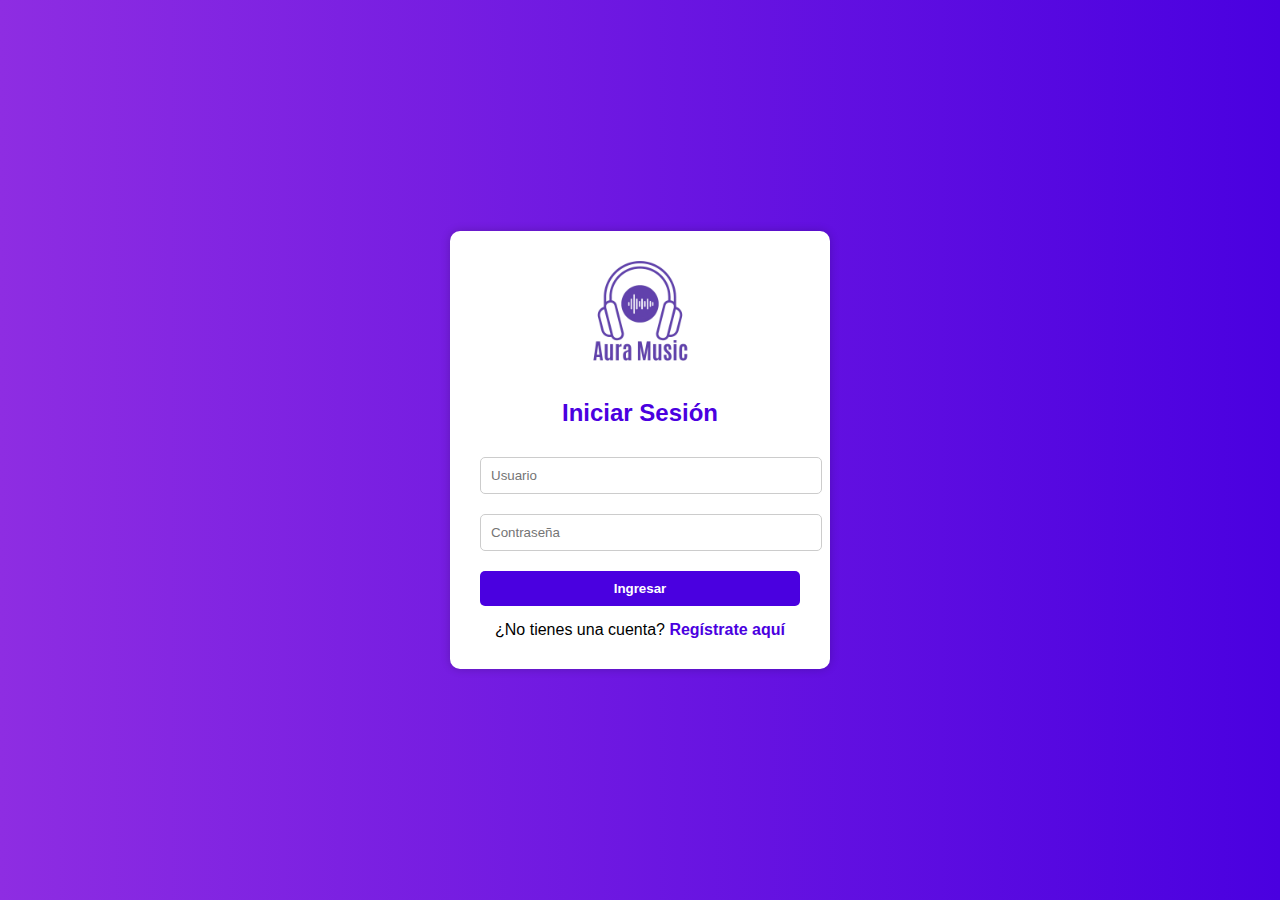
<file: index.html>
<!DOCTYPE html>
<html lang="es">
<head>
  <meta charset="UTF-8" />
  <meta name="viewport" content="width=device-width, initial-scale=1.0"/>
  <title>Aura Music - Iniciar Sesión</title>
  <style>
    body {
      margin: 0;
      padding: 0;
      background: linear-gradient(to right, #8e2de2, #4a00e0);
      font-family: 'Segoe UI', Tahoma, Geneva, Verdana, sans-serif;
      height: 100vh;
      display: flex;
      align-items: center;
      justify-content: center;
    }

    .container {
      background: white;
      padding: 30px;
      border-radius: 10px;
      width: 320px;
      box-shadow: 0 0 10px rgba(0, 0, 0, 0.2);
      text-align: center;
    }

    .logo {
      width: 100px;
      margin-bottom: 15px;
    }

    h2 {
      color: #4a00e0;
      margin-bottom: 20px;
    }

    input {
      width: 100%;
      padding: 10px;
      margin: 10px 0;
      border-radius: 5px;
      border: 1px solid #ccc;
    }

    button {
      width: 100%;
      padding: 10px;
      background: #4a00e0;
      color: white;
      border: none;
      border-radius: 5px;
      font-weight: bold;
      cursor: pointer;
      margin-top: 10px;
    }

    button:hover {
      background: #3700b3;
    }

    .registro-link {
      text-align: center;
      margin-top: 15px;
    }

    .registro-link a {
      color: #4a00e0;
      text-decoration: none;
      font-weight: bold;
    }

    .registro-link a:hover {
      text-decoration: underline;
    }
  </style>
</head>
<body>

  <div class="container">
    <img src="logo.png" alt="Aura Music Logo" class="logo" />
    <h2>Iniciar Sesión</h2>
    <form onsubmit="login(event)">
      <input type="text" placeholder="Usuario" required />
      <input type="password" placeholder="Contraseña" required />
      <button type="submit">Ingresar</button>
    </form>
    <div class="registro-link">
      ¿No tienes una cuenta? <a href="registro.html">Regístrate aquí</a>
    </div>
  </div>

  <script>
    function login(event) {
      event.preventDefault();
      window.location.href = "dashboard.html";
    }
  </script>

  <form onsubmit="return validarFormulario()">
  <!-- tus inputs -->
</form>

<script>
  function validarFormulario() {
    const usuario = document.getElementById("usuario").value;
    const clave = document.getElementById("clave").value;
    if (usuario.trim() === "" || clave.trim() === "") {
      alert("Por favor completa todos los campos.");
      return false;
    }
    return true;
  }
</script>

</body>
</html>
</file>
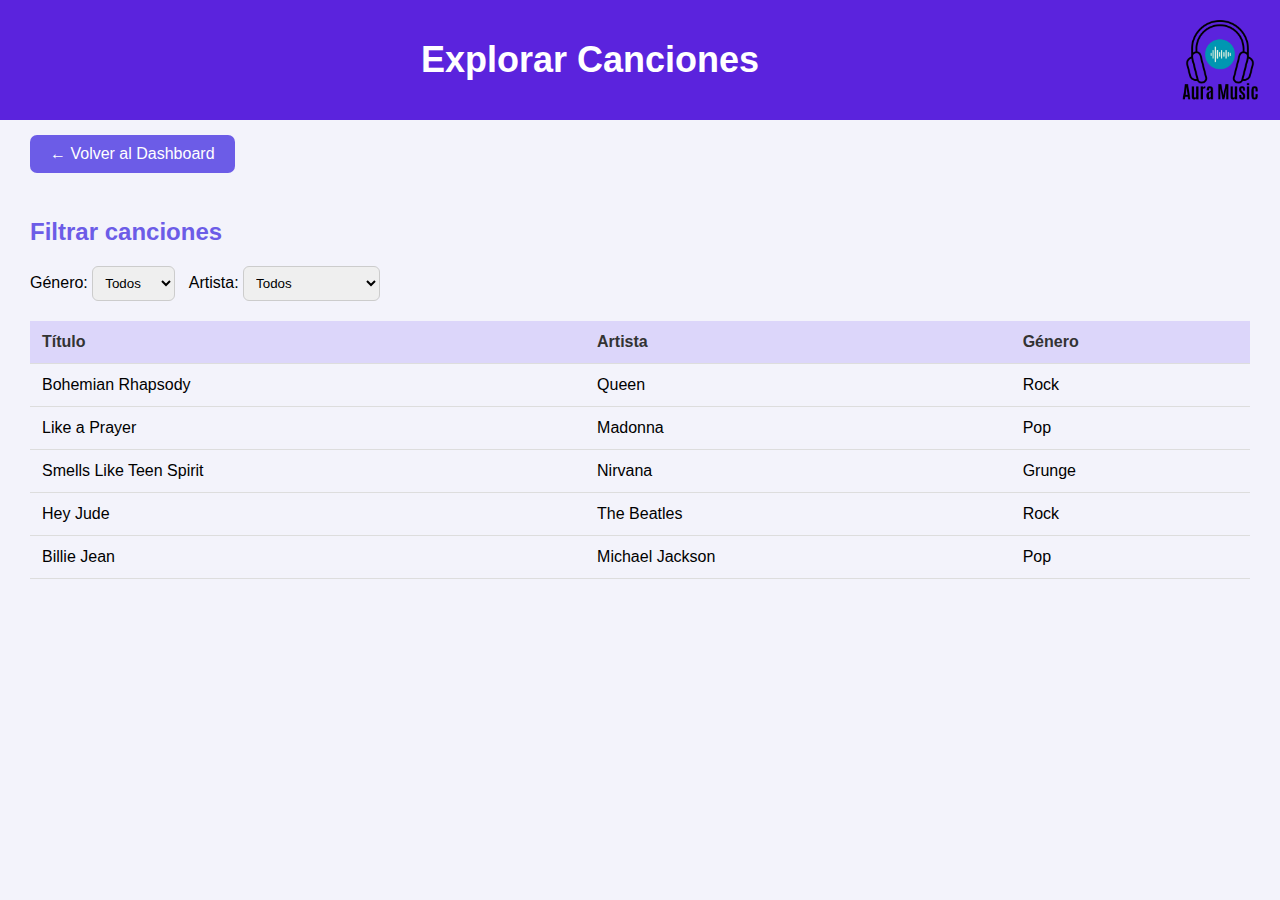
<file: explorar.html>
<!DOCTYPE html>
<html lang="es">
<head>
  <meta charset="UTF-8" />
  <meta name="viewport" content="width=device-width, initial-scale=1.0"/>
  <title>Explorar Canciones - Aura Music</title>
  <style>
    body {
      margin: 0;
      font-family: 'Segoe UI', sans-serif;
      background-color: #f3f3fb;
    }

    header {
      background-color: #5b23dd;
      padding: 20px;
      display: flex;
      justify-content: space-between;
      align-items: center;
      color: white;
    }

    header h1 {
      font-size: 36px;
      margin: 0;
      flex: 1;
      text-align: center;
    }

    header img {
      height: 80px;
      margin-left: 20px;
    }

    .volver {
      padding: 15px 30px;
    }

    .volver button {
      background-color: #6c5ce7;
      color: white;
      border: none;
      padding: 10px 20px;
      border-radius: 7px;
      font-size: 16px;
      cursor: pointer;
      transition: background-color 0.3s ease;
    }

    .volver button:hover {
      background-color: #5943c7;
    }

    .container {
      padding: 30px;
    }

    h2 {
      color: #6c5ce7;
      margin-top: 0;
    }

    .filtros {
      margin-bottom: 20px;
    }

    select {
      padding: 8px;
      border-radius: 6px;
      border: 1px solid #ccc;
      margin-right: 10px;
    }

    table {
      width: 100%;
      border-collapse: collapse;
      margin-top: 10px;
    }

    th, td {
      padding: 12px;
      text-align: left;
      border-bottom: 1px solid #ddd;
    }

    th {
      background-color: #dcd6fa;
      color: #333;
    }

    tr:hover {
      background-color: #eceaff;
    }
  </style>
</head>
<body>

  <header>
    <h1>Explorar Canciones</h1>
    <img src="logomenu.png" alt="Logo Aura Music" />
  </header>

  <div class="volver">
    <button onclick="window.location.href='dashboard.html'">← Volver al Dashboard</button>
  </div>

  <div class="container">
    <h2>Filtrar canciones</h2>
    <div class="filtros">
      <label for="genero">Género:</label>
      <select id="genero" onchange="filtrar()">
        <option value="todos">Todos</option>
        <option value="Rock">Rock</option>
        <option value="Pop">Pop</option>
        <option value="Grunge">Grunge</option>
      </select>

      <label for="artista">Artista:</label>
      <select id="artista" onchange="filtrar()">
        <option value="todos">Todos</option>
        <option value="Queen">Queen</option>
        <option value="Madonna">Madonna</option>
        <option value="Nirvana">Nirvana</option>
        <option value="The Beatles">The Beatles</option>
        <option value="Michael Jackson">Michael Jackson</option>
      </select>
    </div>

    <table id="tablaCanciones">
      <thead>
        <tr>
          <th>Título</th>
          <th>Artista</th>
          <th>Género</th>
        </tr>
      </thead>
      <tbody>
        <tr><td>Bohemian Rhapsody</td><td>Queen</td><td>Rock</td></tr>
        <tr><td>Like a Prayer</td><td>Madonna</td><td>Pop</td></tr>
        <tr><td>Smells Like Teen Spirit</td><td>Nirvana</td><td>Grunge</td></tr>
        <tr><td>Hey Jude</td><td>The Beatles</td><td>Rock</td></tr>
        <tr><td>Billie Jean</td><td>Michael Jackson</td><td>Pop</td></tr>
      </tbody>
    </table>
  </div>

  <script>
    function filtrar() {
      const genero = document.getElementById("genero").value;
      const artista = document.getElementById("artista").value;

      const filas = document.querySelectorAll("#tablaCanciones tbody tr");
      filas.forEach((fila) => {
        const generoTexto = fila.children[2].textContent;
        const artistaTexto = fila.children[1].textContent;

        const coincideGenero = genero === "todos" || genero === generoTexto;
        const coincideArtista = artista === "todos" || artista === artistaTexto;

        fila.style.display = coincideGenero && coincideArtista ? "" : "none";
      });
    }
  </script>

</body>
</html>
</file>
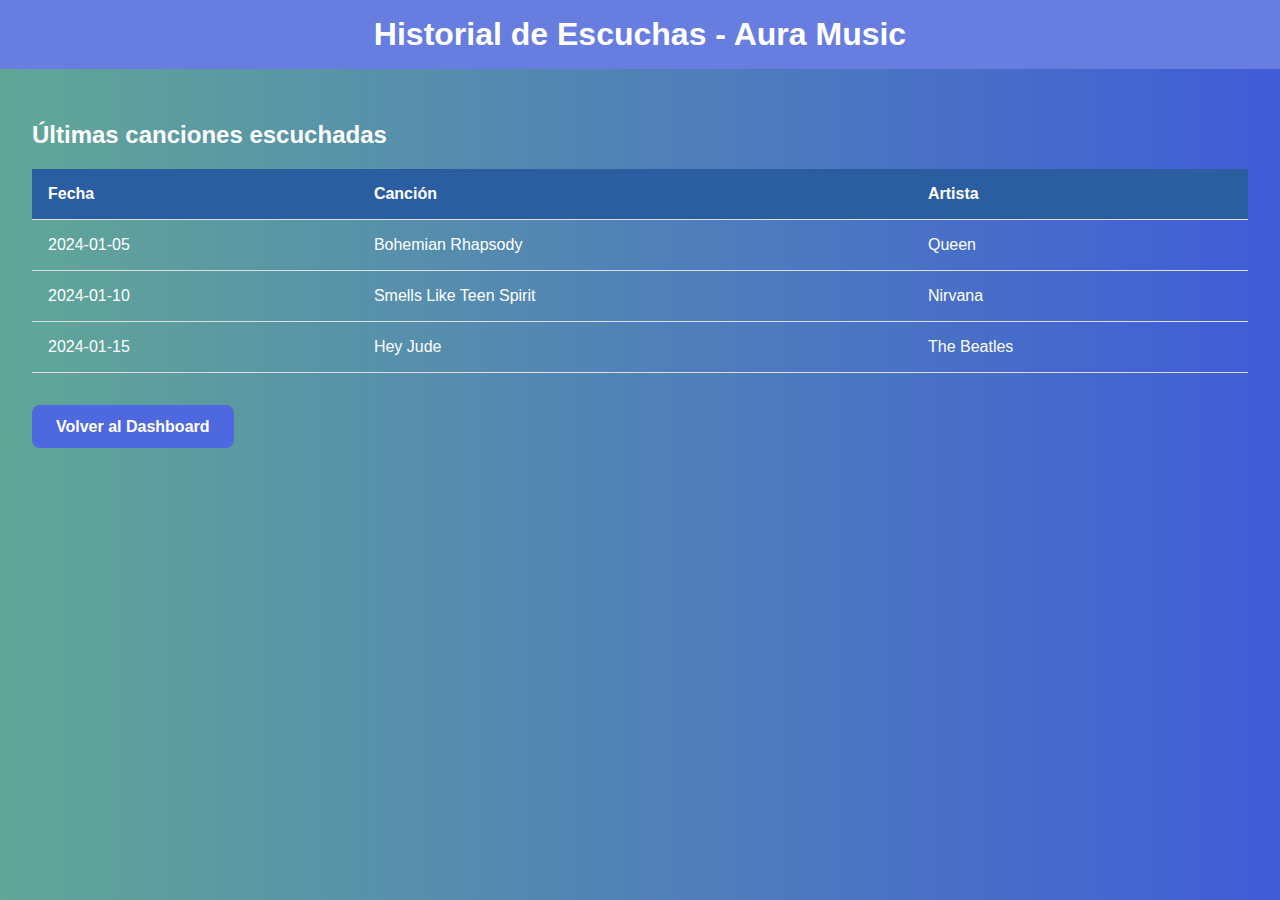
<file: historial.html>
<!DOCTYPE html>
<html lang="es">
<head>
  <meta charset="UTF-8" />
  <meta name="viewport" content="width=device-width, initial-scale=1.0"/>
  <title>Historial - Aura Music</title>
  <style>
    body {
      margin: 0;
      font-family: 'Segoe UI', sans-serif;
      background: linear-gradient(to right, #61a797, #405cd8);
      color: white;
    }

    header {
      background-color: #677de0;
      padding: 1rem;
      text-align: center;
    }

    h1 {
      margin: 0;
      font-size: 2rem;
    }

    .container {
      padding: 2rem;
    }

    table {
      width: 100%;
      border-collapse: collapse;
      background-color: rgba(255, 255, 255, 0);
    }

    th, td {
      padding: 1rem;
      text-align: left;
      border-bottom: 1px solid #ddd;
    }

    th {
      background-color: #2b5ea0;
    }

    .back-button {
      display: inline-block;
      margin-top: 2rem;
      padding: 0.8rem 1.5rem;
      background-color: #4e69e0;
      color: white;
      border: none;
      border-radius: 8px;
      text-decoration: none;
      font-weight: bold;
    }

    .back-button:hover {
      background-color: #1d7c77;
    }
  </style>
</head>
<body>
  <header>
    <h1>Historial de Escuchas - Aura Music</h1>
  </header>

  <div class="container">
    <h2>Últimas canciones escuchadas</h2>
    <table>
      <tr>
        <th>Fecha</th>
        <th>Canción</th>
        <th>Artista</th>
      </tr>
      <tr>
        <td>2024-01-05</td>
        <td>Bohemian Rhapsody</td>
        <td>Queen</td>
      </tr>
      <tr>
        <td>2024-01-10</td>
        <td>Smells Like Teen Spirit</td>
        <td>Nirvana</td>
      </tr>
      <tr>
        <td>2024-01-15</td>
        <td>Hey Jude</td>
        <td>The Beatles</td>
      </tr>
    </table>

    <a class="back-button" href="dashboard.html">Volver al Dashboard</a>
  </div>
</body>
</html>
</file>
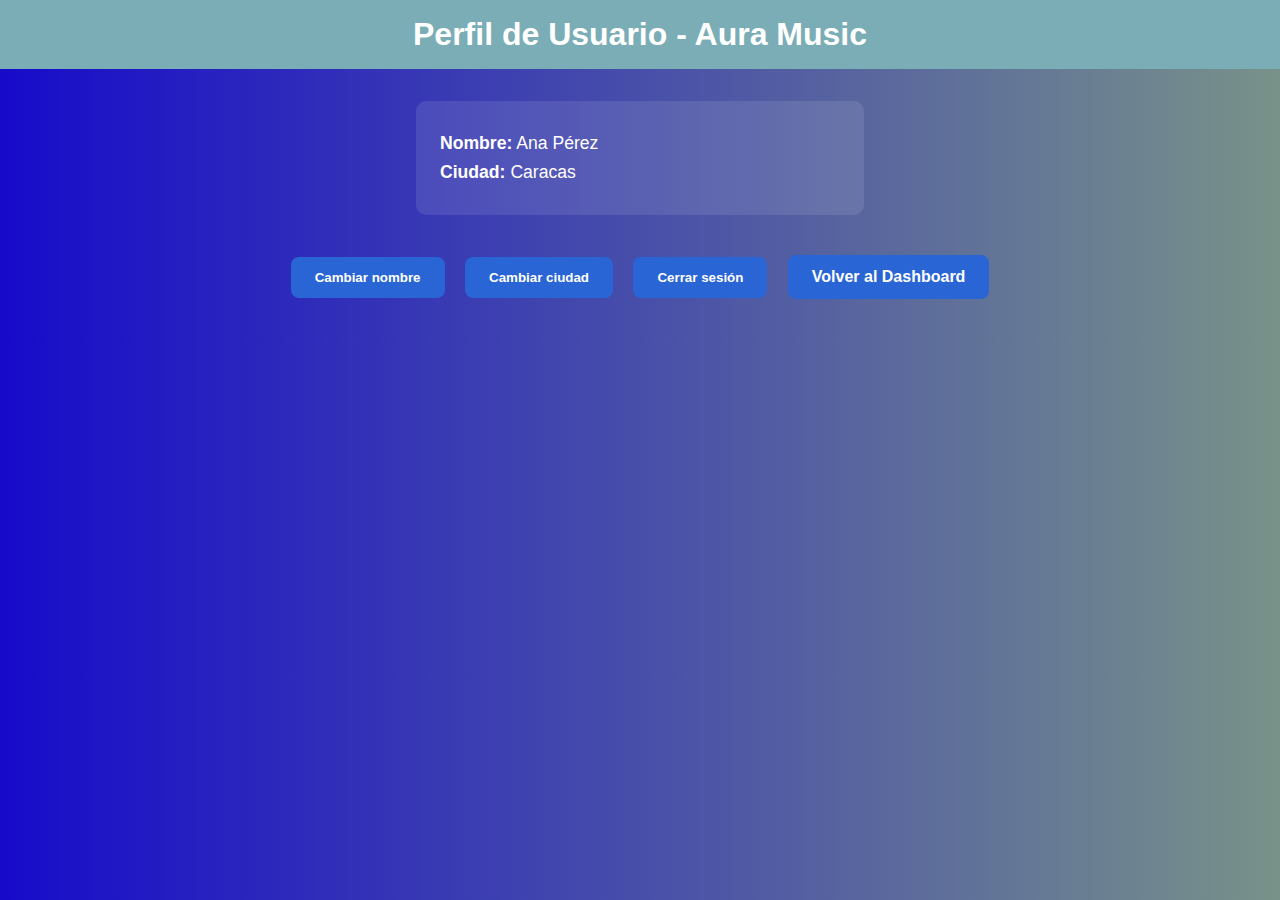
<file: perfil.html>
<!DOCTYPE html>
<html lang="es">
<head>
  <meta charset="UTF-8" />
  <meta name="viewport" content="width=device-width, initial-scale=1.0"/>
  <title>Perfil - Aura Music</title>
  <style>
    body {
      margin: 0;
      font-family: 'Segoe UI', sans-serif;
      background: linear-gradient(to right, #170bca, #789289);
      color: white;
    }

    header {
      background-color: #7aadb6;
      padding: 1rem;
      text-align: center;
    }

    h1 {
      margin: 0;
      font-size: 2rem;
    }

    .container {
      padding: 2rem;
      text-align: left;
    }

    .perfil-info {
      background-color: rgba(255, 255, 255, 0.1);
      padding: 1.5rem;
      border-radius: 10px;
      max-width: 400px;
      margin: auto;
    }

    .perfil-info p {
      font-size: 1.1rem;
      margin: 0.5rem 0;
    }

    .button-group {
      text-align: center;
      margin-top: 2rem;
    }

    .boton {
      display: inline-block;
      margin: 0.5rem;
      padding: 0.8rem 1.5rem;
      background-color: #2965d4;
      color: white;
      border: none;
      border-radius: 8px;
      text-decoration: none;
      font-weight: bold;
      cursor: pointer;
    }

    .boton:hover {
      background-color: #90c2c9;
    }
  </style>
</head>
<body>
  <header>
    <h1>Perfil de Usuario - Aura Music</h1>
  </header>

  <div class="container">
    <div class="perfil-info">
      <p><strong>Nombre:</strong> <span id="nombreUsuario">Ana Pérez</span></p>
      <p><strong>Ciudad:</strong> <span id="ciudadUsuario">Caracas</span></p>
    </div>

    <div class="button-group">
      <button class="boton" onclick="cambiarNombre()">Cambiar nombre</button>
      <button class="boton" onclick="cambiarCiudad()">Cambiar ciudad</button>
      <button class="boton" onclick="cerrarSesion()">Cerrar sesión</button>
      <a href="dashboard.html" class="boton">Volver al Dashboard</a>
    </div>
  </div>

  <script>
    // Mostrar datos guardados si existen
    window.onload = function () {
      const nombreGuardado = localStorage.getItem("nombreUsuario");
      const ciudadGuardada = localStorage.getItem("ciudadUsuario");

      if (nombreGuardado) {
        document.getElementById("nombreUsuario").textContent = nombreGuardado;
      }
      if (ciudadGuardada) {
        document.getElementById("ciudadUsuario").textContent = ciudadGuardada;
      }
    };

    function cambiarNombre() {
      const nuevoNombre = prompt("Ingresa tu nuevo nombre:");
      if (nuevoNombre) {
        document.getElementById("nombreUsuario").textContent = nuevoNombre;
        localStorage.setItem("nombreUsuario", nuevoNombre);
      }
    }

    function cambiarCiudad() {
      const nuevaCiudad = prompt("Ingresa tu nueva ciudad:");
      if (nuevaCiudad) {
        document.getElementById("ciudadUsuario").textContent = nuevaCiudad;
        localStorage.setItem("ciudadUsuario", nuevaCiudad);
      }
    }

    function cerrarSesion() {
      const confirmar = confirm("¿Estás seguro de que deseas cerrar sesión?");
      if (confirmar) {
        localStorage.clear(); // Opcional: borra los datos al cerrar sesión
        window.location.href = "index.html";
      }
    }
  </script>
</body>
</html>
</file>
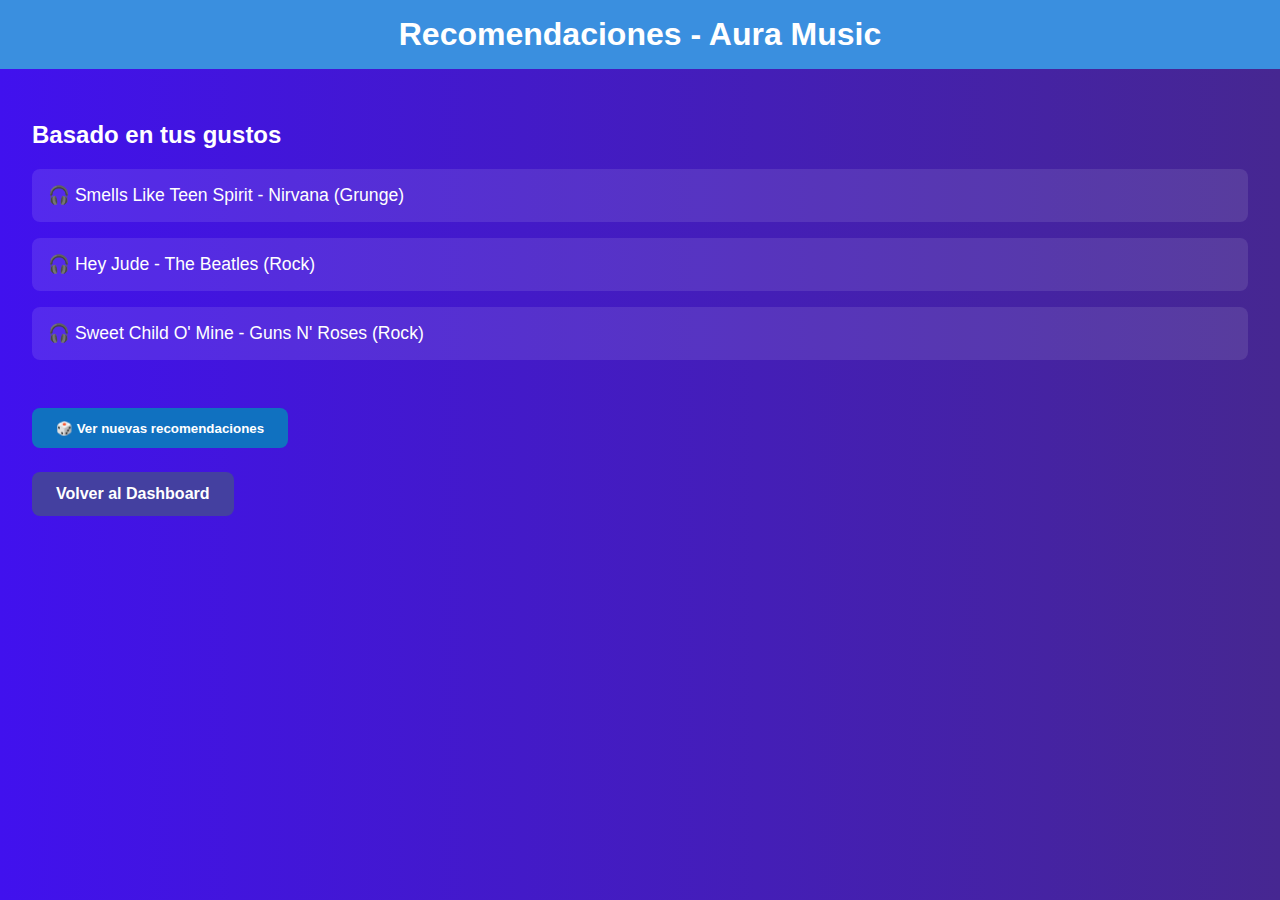
<file: recomendaciones.html>
<!DOCTYPE html>
<html lang="es">
<head>
  <meta charset="UTF-8" />
  <meta name="viewport" content="width=device-width, initial-scale=1.0"/>
  <title>Recomendaciones - Aura Music</title>
  <style>
    body {
      margin: 0;
      font-family: 'Segoe UI', sans-serif;
      background: linear-gradient(to right, #4111ee, #462791);
      color: white;
    }

    header {
      background-color: #3a8fdf;
      padding: 1rem;
      text-align: center;
    }

    h1 {
      margin: 0;
      font-size: 2rem;
    }

    .container {
      padding: 2rem;
    }

    ul {
      list-style-type: none;
      padding: 0;
    }

    li {
      background-color: rgba(255, 255, 255, 0.1);
      margin: 1rem 0;
      padding: 1rem;
      border-radius: 8px;
      font-size: 1.1rem;
    }

    .button {
      margin-top: 2rem;
      padding: 0.8rem 1.5rem;
      background-color: #1071c0;
      color: white;
      border: none;
      border-radius: 8px;
      font-weight: bold;
      cursor: pointer;
    }

    .button:hover {
      background-color: #6324aa;
    }

    .back-button {
      display: inline-block;
      margin-top: 1.5rem;
      padding: 0.8rem 1.5rem;
      background-color: #4440a0;
      color: white;
      border: none;
      border-radius: 8px;
      text-decoration: none;
      font-weight: bold;
    }

    .back-button:hover {
      background-color: #6324aa;
    }
  </style>
</head>
<body>
  <header>
    <h1>Recomendaciones - Aura Music</h1>
  </header>

  <div class="container">
    <h2>Basado en tus gustos</h2>
    <ul id="lista-recomendaciones">
      <!-- Recomendaciones serán insertadas aquí -->
    </ul>

    <button class="button" onclick="generarRecomendaciones()">🎲 Ver nuevas recomendaciones</button><br>
    <a class="back-button" href="dashboard.html">Volver al Dashboard</a>
  </div>

  <script>
    const recomendaciones = [
      "🎧 Bohemian Rhapsody - Queen (Rock)",
      "🎧 Like a Prayer - Madonna (Pop)",
      "🎧 Hey Jude - The Beatles (Rock)",
      "🎧 Billie Jean - Michael Jackson (Pop)",
      "🎧 Smells Like Teen Spirit - Nirvana (Grunge)",
      "🎧 Imagine - John Lennon (Pop)",
      "🎧 Sweet Child O' Mine - Guns N' Roses (Rock)",
      "🎧 Rolling in the Deep - Adele (Pop)"
    ];

    function generarRecomendaciones() {
      const lista = document.getElementById("lista-recomendaciones");
      lista.innerHTML = "";

      const nuevas = recomendaciones
        .sort(() => 0.5 - Math.random()) // Mezclar aleatoriamente
        .slice(0, 3); // Tomar 3 recomendaciones

      nuevas.forEach((cancion) => {
        const item = document.createElement("li");
        item.textContent = cancion;
        lista.appendChild(item);
      });
    }

    // Mostrar recomendaciones al cargar
    window.onload = generarRecomendaciones;
  </script>
</body>
</html>
</file>
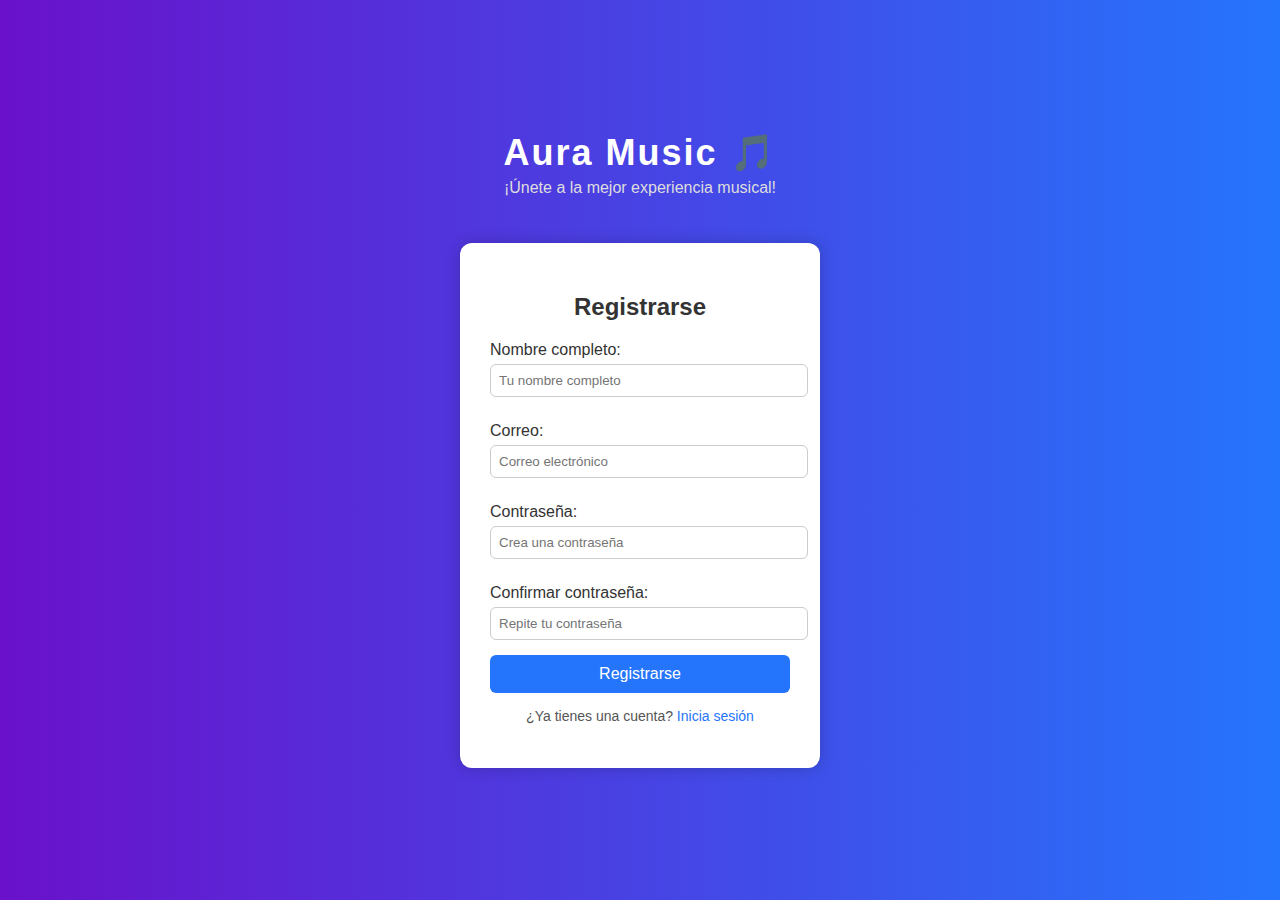
<file: registro.html>
<!DOCTYPE html>
<html lang="es">
<head>
  <meta charset="UTF-8">
  <meta name="viewport" content="width=device-width, initial-scale=1.0">
  <title>Registrarse - Aura Music</title>
  <link rel="stylesheet" href="style.css">
</head>
<body>

  <div class="logo">
    <h1>Aura Music 🎵</h1>
    <p>¡Únete a la mejor experiencia musical!</p>
  </div>

  <div class="form-container">
    <h2>Registrarse</h2>
    <form>
      <label for="name">Nombre completo:</label>
      <input type="text" id="name" name="name" placeholder="Tu nombre completo" required>

      <label for="email">Correo:</label>
      <input type="email" id="email" name="email" placeholder="Correo electrónico" required>

      <label for="password">Contraseña:</label>
      <input type="password" id="password" name="password" placeholder="Crea una contraseña" required>

      <label for="confirm-password">Confirmar contraseña:</label>
      <input type="password" id="confirm-password" name="confirm-password" placeholder="Repite tu contraseña" required>

      <button type="submit">Registrarse</button>

      <p class="register-link">¿Ya tienes una cuenta? <a href="index.html">Inicia sesión</a></p>
    </form>
  </div>

</body>
</html>
</file>
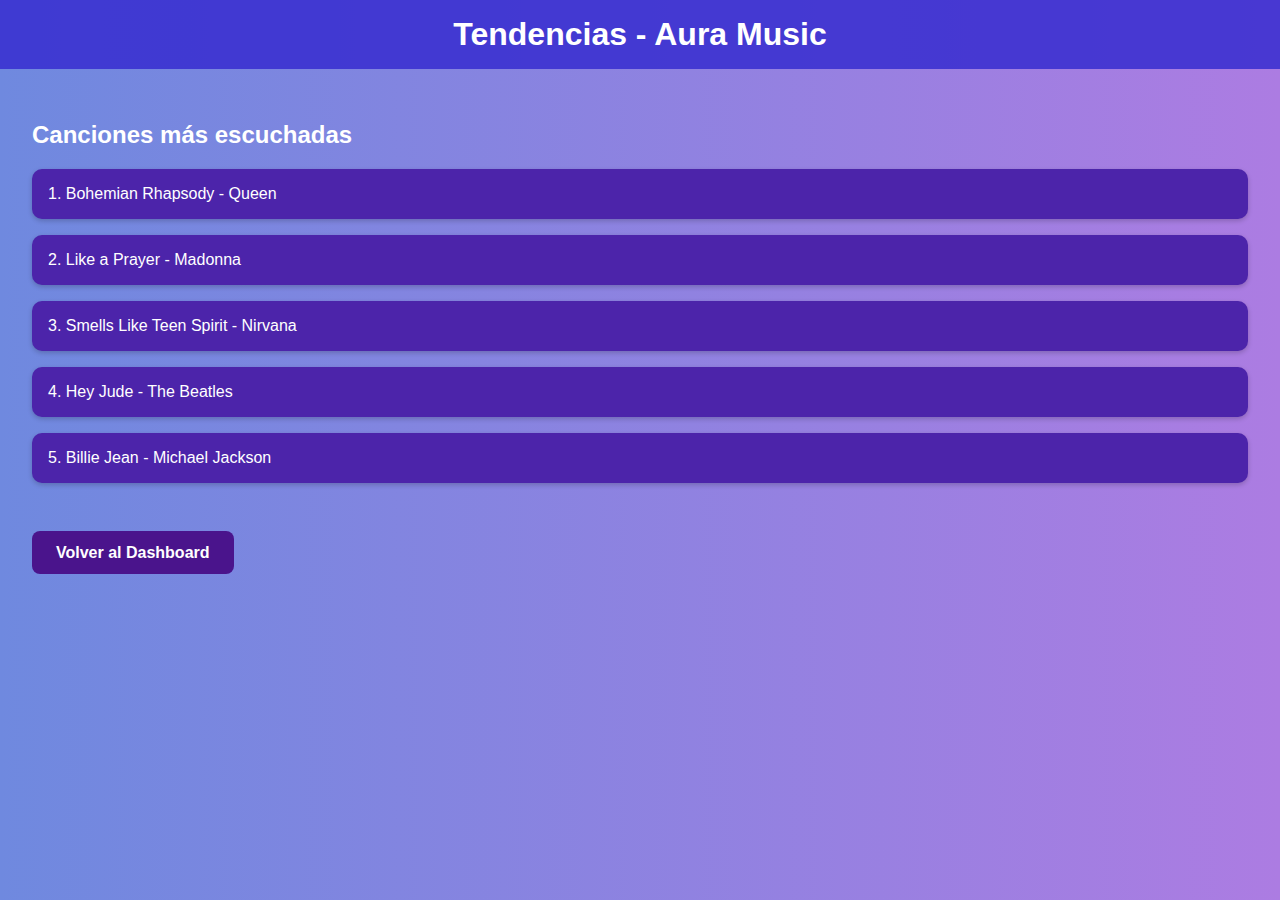
<file: tendencias.html>
<!DOCTYPE html>
<html lang="es">
<head>
  <meta charset="UTF-8" />
  <meta name="viewport" content="width=device-width, initial-scale=1.0"/>
  <title>Tendencias - Aura Music</title>
  <style>
    body {
      margin: 0;
      font-family: 'Segoe UI', sans-serif;
      background: linear-gradient(to right, #6f89df, #ac7ce2);
      color: #fff;
    }

    header {
      background-color: #382dcfdc;
      padding: 1rem;
      text-align: center;
    }

    h1 {
      margin: 0;
      font-size: 2rem;
    }

    .container {
      padding: 2rem;
    }

    .trend-list {
      list-style: none;
      padding: 0;
    }

    .trend-list li {
      background-color: #4c24aa;
      margin: 1rem 0;
      padding: 1rem;
      border-radius: 10px;
      box-shadow: 0 2px 5px rgba(0,0,0,0.2);
    }

    .back-button {
      display: inline-block;
      margin-top: 2rem;
      padding: 0.8rem 1.5rem;
      background-color: #4a148c;
      color: white;
      border: none;
      border-radius: 8px;
      text-decoration: none;
      font-weight: bold;
    }

    .back-button:hover {
      background-color: #421fa2e7;
    }
  </style>
</head>
<body>
  <header>
    <h1>Tendencias - Aura Music</h1>
  </header>

  <div class="container">
    <h2>Canciones más escuchadas</h2>
    <ul class="trend-list">
      <li>1. Bohemian Rhapsody - Queen</li>
      <li>2. Like a Prayer - Madonna</li>
      <li>3. Smells Like Teen Spirit - Nirvana</li>
      <li>4. Hey Jude - The Beatles</li>
      <li>5. Billie Jean - Michael Jackson</li>
    </ul>

    <a class="back-button" href="dashboard.html">Volver al Dashboard</a>
  </div>
</body>
</html>
</file>
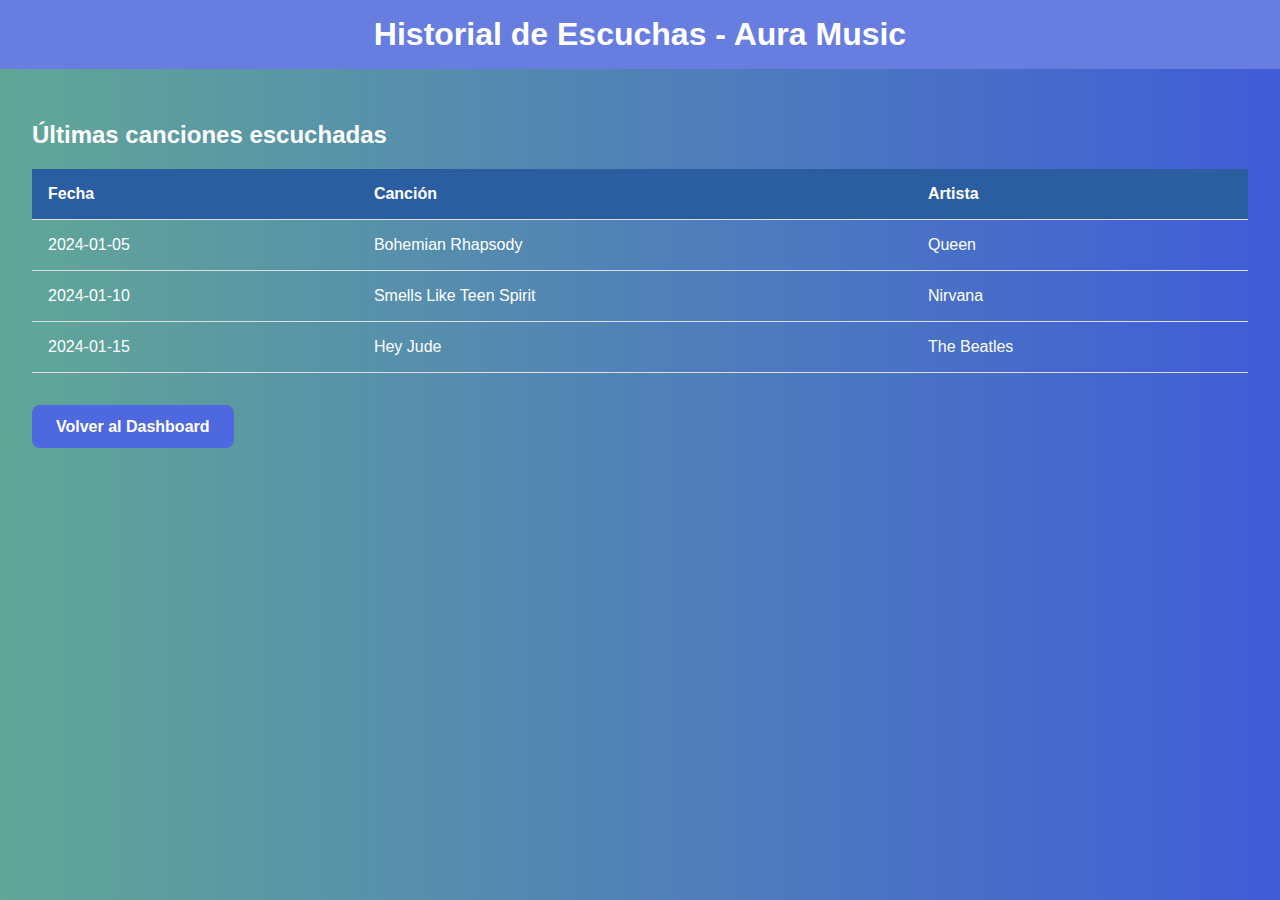
<file: src/templates/historial.html>
<!DOCTYPE html>
<html lang="es">
<head>
  <meta charset="UTF-8" />
  <meta name="viewport" content="width=device-width, initial-scale=1.0"/>
  <title>Historial - Aura Music</title>
  <style>
    body {
      margin: 0;
      font-family: 'Segoe UI', sans-serif;
      background: linear-gradient(to right, #61a797, #405cd8);
      color: white;
    }

    header {
      background-color: #677de0;
      padding: 1rem;
      text-align: center;
    }

    h1 {
      margin: 0;
      font-size: 2rem;
    }

    .container {
      padding: 2rem;
    }

    table {
      width: 100%;
      border-collapse: collapse;
      background-color: rgba(255, 255, 255, 0);
    }

    th, td {
      padding: 1rem;
      text-align: left;
      border-bottom: 1px solid #ddd;
    }

    th {
      background-color: #2b5ea0;
    }

    .back-button {
      display: inline-block;
      margin-top: 2rem;
      padding: 0.8rem 1.5rem;
      background-color: #4e69e0;
      color: white;
      border: none;
      border-radius: 8px;
      text-decoration: none;
      font-weight: bold;
    }

    .back-button:hover {
      background-color: #1d7c77;
    }
  </style>
</head>
<body>
  <header>
    <h1>Historial de Escuchas - Aura Music</h1>
  </header>

  <div class="container">
    <h2>Últimas canciones escuchadas</h2>
    <table>
      <tr>
        <th>Fecha</th>
        <th>Canción</th>
        <th>Artista</th>
      </tr>
      <tr>
        <td>2024-01-05</td>
        <td>Bohemian Rhapsody</td>
        <td>Queen</td>
      </tr>
      <tr>
        <td>2024-01-10</td>
        <td>Smells Like Teen Spirit</td>
        <td>Nirvana</td>
      </tr>
      <tr>
        <td>2024-01-15</td>
        <td>Hey Jude</td>
        <td>The Beatles</td>
      </tr>
    </table>

    <a class="back-button" href="/dashboard">Volver al Dashboard</a>
  </div>
</body>
</html>
</file>
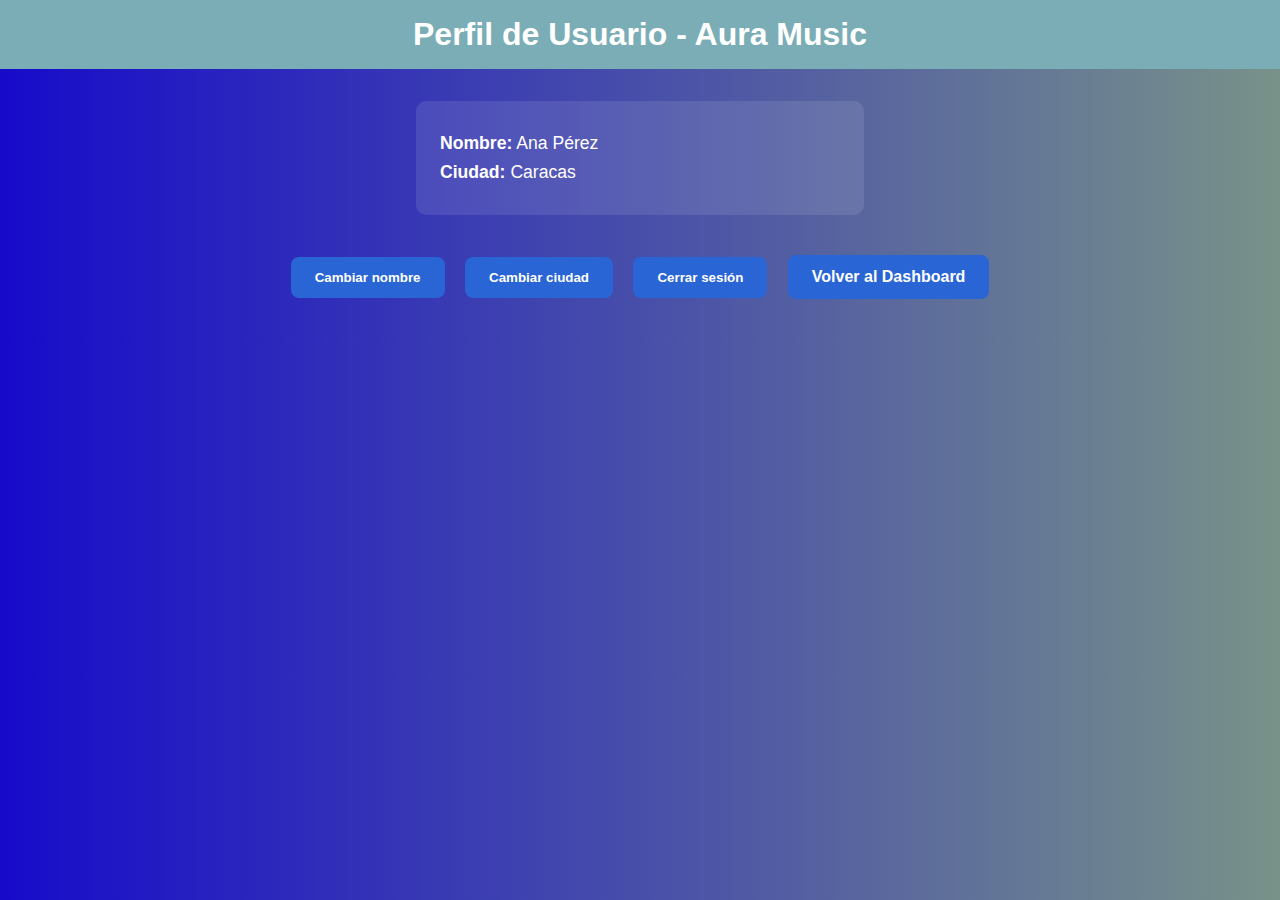
<file: src/templates/perfil.html>
<!DOCTYPE html>
<html lang="es">
<head>
  <meta charset="UTF-8" />
  <meta name="viewport" content="width=device-width, initial-scale=1.0"/>
  <title>Perfil - Aura Music</title>
  <style>
    body {
      margin: 0;
      font-family: 'Segoe UI', sans-serif;
      background: linear-gradient(to right, #170bca, #789289);
      color: white;
    }

    header {
      background-color: #7aadb6;
      padding: 1rem;
      text-align: center;
    }

    h1 {
      margin: 0;
      font-size: 2rem;
    }

    .container {
      padding: 2rem;
      text-align: left;
    }

    .perfil-info {
      background-color: rgba(255, 255, 255, 0.1);
      padding: 1.5rem;
      border-radius: 10px;
      max-width: 400px;
      margin: auto;
    }

    .perfil-info p {
      font-size: 1.1rem;
      margin: 0.5rem 0;
    }

    .button-group {
      text-align: center;
      margin-top: 2rem;
    }

    .boton {
      display: inline-block;
      margin: 0.5rem;
      padding: 0.8rem 1.5rem;
      background-color: #2965d4;
      color: white;
      border: none;
      border-radius: 8px;
      text-decoration: none;
      font-weight: bold;
      cursor: pointer;
    }

    .boton:hover {
      background-color: #90c2c9;
    }
  </style>
</head>
<body>
  <header>
    <h1>Perfil de Usuario - Aura Music</h1>
  </header>

  <div class="container">
    <div class="perfil-info">
      <p><strong>Nombre:</strong> <span id="nombreUsuario">Ana Pérez</span></p>
      <p><strong>Ciudad:</strong> <span id="ciudadUsuario">Caracas</span></p>
    </div>

    <div class="button-group">
      <button class="boton" onclick="cambiarNombre()">Cambiar nombre</button>
      <button class="boton" onclick="cambiarCiudad()">Cambiar ciudad</button>
      <button class="boton" onclick="cerrarSesion()">Cerrar sesión</button>
      <a href="/dashboard" class="boton">Volver al Dashboard</a>
    </div>
  </div>

  <script>
    // Mostrar datos guardados si existen
    window.onload = function () {
      const nombreGuardado = localStorage.getItem("nombreUsuario");
      const ciudadGuardada = localStorage.getItem("ciudadUsuario");

      if (nombreGuardado) {
        document.getElementById("nombreUsuario").textContent = nombreGuardado;
      }
      if (ciudadGuardada) {
        document.getElementById("ciudadUsuario").textContent = ciudadGuardada;
      }
    };

    function cambiarNombre() {
      const nuevoNombre = prompt("Ingresa tu nuevo nombre:");
      if (nuevoNombre) {
        document.getElementById("nombreUsuario").textContent = nuevoNombre;
        localStorage.setItem("nombreUsuario", nuevoNombre);
      }
    }

    function cambiarCiudad() {
      const nuevaCiudad = prompt("Ingresa tu nueva ciudad:");
      if (nuevaCiudad) {
        document.getElementById("ciudadUsuario").textContent = nuevaCiudad;
        localStorage.setItem("ciudadUsuario", nuevaCiudad);
      }
    }

    function cerrarSesion() {
      const confirmar = confirm("¿Estás seguro de que deseas cerrar sesión?");
      if (confirmar) {
        localStorage.clear(); // Opcional: borra los datos al cerrar sesión
        window.location.href = "/";
      }
    }
  </script>
</body>
</html>
</file>
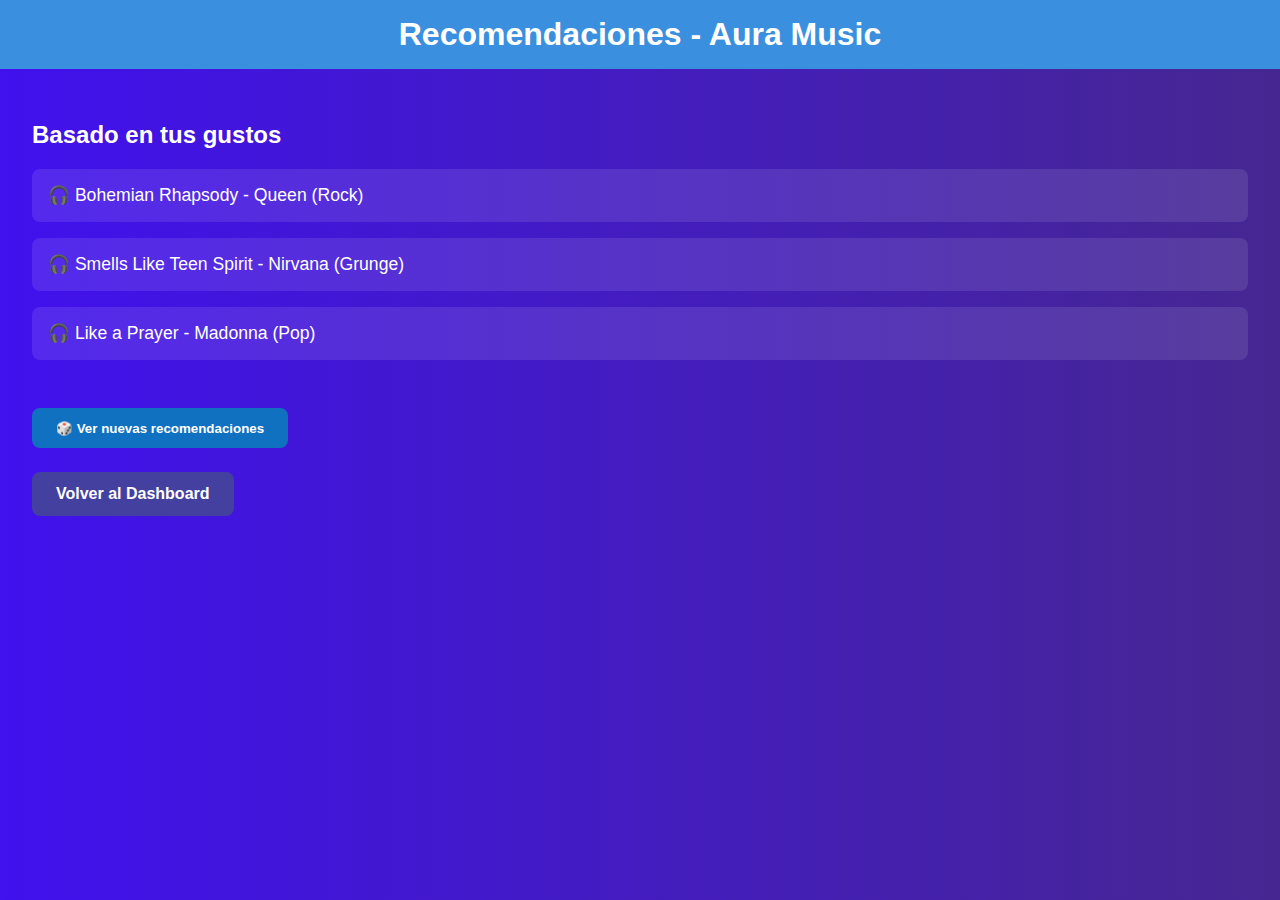
<file: src/templates/recomendaciones.html>
<!DOCTYPE html>
<html lang="es">
<head>
  <meta charset="UTF-8" />
  <meta name="viewport" content="width=device-width, initial-scale=1.0"/>
  <title>Recomendaciones - Aura Music</title>
  <style>
    body {
      margin: 0;
      font-family: 'Segoe UI', sans-serif;
      background: linear-gradient(to right, #4111ee, #462791);
      color: white;
    }

    header {
      background-color: #3a8fdf;
      padding: 1rem;
      text-align: center;
    }

    h1 {
      margin: 0;
      font-size: 2rem;
    }

    .container {
      padding: 2rem;
    }

    ul {
      list-style-type: none;
      padding: 0;
    }

    li {
      background-color: rgba(255, 255, 255, 0.1);
      margin: 1rem 0;
      padding: 1rem;
      border-radius: 8px;
      font-size: 1.1rem;
    }

    .button {
      margin-top: 2rem;
      padding: 0.8rem 1.5rem;
      background-color: #1071c0;
      color: white;
      border: none;
      border-radius: 8px;
      font-weight: bold;
      cursor: pointer;
    }

    .button:hover {
      background-color: #6324aa;
    }

    .back-button {
      display: inline-block;
      margin-top: 1.5rem;
      padding: 0.8rem 1.5rem;
      background-color: #4440a0;
      color: white;
      border: none;
      border-radius: 8px;
      text-decoration: none;
      font-weight: bold;
    }

    .back-button:hover {
      background-color: #6324aa;
    }
  </style>
</head>
<body>
  <header>
    <h1>Recomendaciones - Aura Music</h1>
  </header>

  <div class="container">
    <h2>Basado en tus gustos</h2>
    <ul id="lista-recomendaciones">
      <!-- Recomendaciones serán insertadas aquí -->
    </ul>

    <button class="button" onclick="generarRecomendaciones()">🎲 Ver nuevas recomendaciones</button><br>
    <a class="back-button" href="/dashboard">Volver al Dashboard</a>
  </div>

  <script>
    const recomendaciones = [
      "🎧 Bohemian Rhapsody - Queen (Rock)",
      "🎧 Like a Prayer - Madonna (Pop)",
      "🎧 Hey Jude - The Beatles (Rock)",
      "🎧 Billie Jean - Michael Jackson (Pop)",
      "🎧 Smells Like Teen Spirit - Nirvana (Grunge)",
      "🎧 Imagine - John Lennon (Pop)",
      "🎧 Sweet Child O' Mine - Guns N' Roses (Rock)",
      "🎧 Rolling in the Deep - Adele (Pop)"
    ];

    function generarRecomendaciones() {
      const lista = document.getElementById("lista-recomendaciones");
      lista.innerHTML = "";

      const nuevas = recomendaciones
        .sort(() => 0.5 - Math.random()) // Mezclar aleatoriamente
        .slice(0, 3); // Tomar 3 recomendaciones

      nuevas.forEach((cancion) => {
        const item = document.createElement("li");
        item.textContent = cancion;
        lista.appendChild(item);
      });
    }

    // Mostrar recomendaciones al cargar
    window.onload = generarRecomendaciones;
  </script>
</body>
</html>
</file>
<file: style.css>
/* Fondo bonito con gradiente */
body {
  font-family: Arial, sans-serif;
  background: linear-gradient(to right, #6a11cb, #2575fc);
  margin: 0;
  padding: 0;
  display: flex;
  flex-direction: column;
  align-items: center;
  justify-content: center;
  min-height: 100vh;
}

/* Logo con nombre */
.logo {
  text-align: center;
  margin-bottom: 30px;
  color: #fff;
}

.logo h1 {
  font-size: 36px;
  margin: 0;
  letter-spacing: 2px;
}

.logo p {
  font-size: 16px;
  color: #ddd;
  margin-top: 5px;
}

/* Contenedor del formulario */
.form-container {
  background-color: #ffffff;
  padding: 30px;
  border-radius: 12px;
  box-shadow: 0 0 15px rgba(0,0,0,0.2);
  width: 300px;
  text-align: center;
}

/* Título del formulario */
.form-container h2 {
  margin-bottom: 20px;
  color: #333;
}

/* Etiquetas y campos */
form label {
  display: block;
  margin-top: 10px;
  text-align: left;
  color: #333;
}

form input {
  width: 100%;
  padding: 8px;
  margin-top: 5px;
  margin-bottom: 15px;
  border: 1px solid #ccc;
  border-radius: 6px;
}

/* Botón */
form button {
  width: 100%;
  padding: 10px;
  background-color: #2575fc;
  color: white;
  border: none;
  border-radius: 6px;
  font-size: 16px;
  cursor: pointer;
  transition: background 0.3s;
}

form button:hover {
  background-color: #1a5edb;
}

/* Enlace de registro */
.register-link {
  margin-top: 15px;
  font-size: 14px;
  color: #555;
}

.register-link a {
  color: #2575fc;
  text-decoration: none;
}

.register-link a:hover {
  text-decoration: underline;
}
</file>
